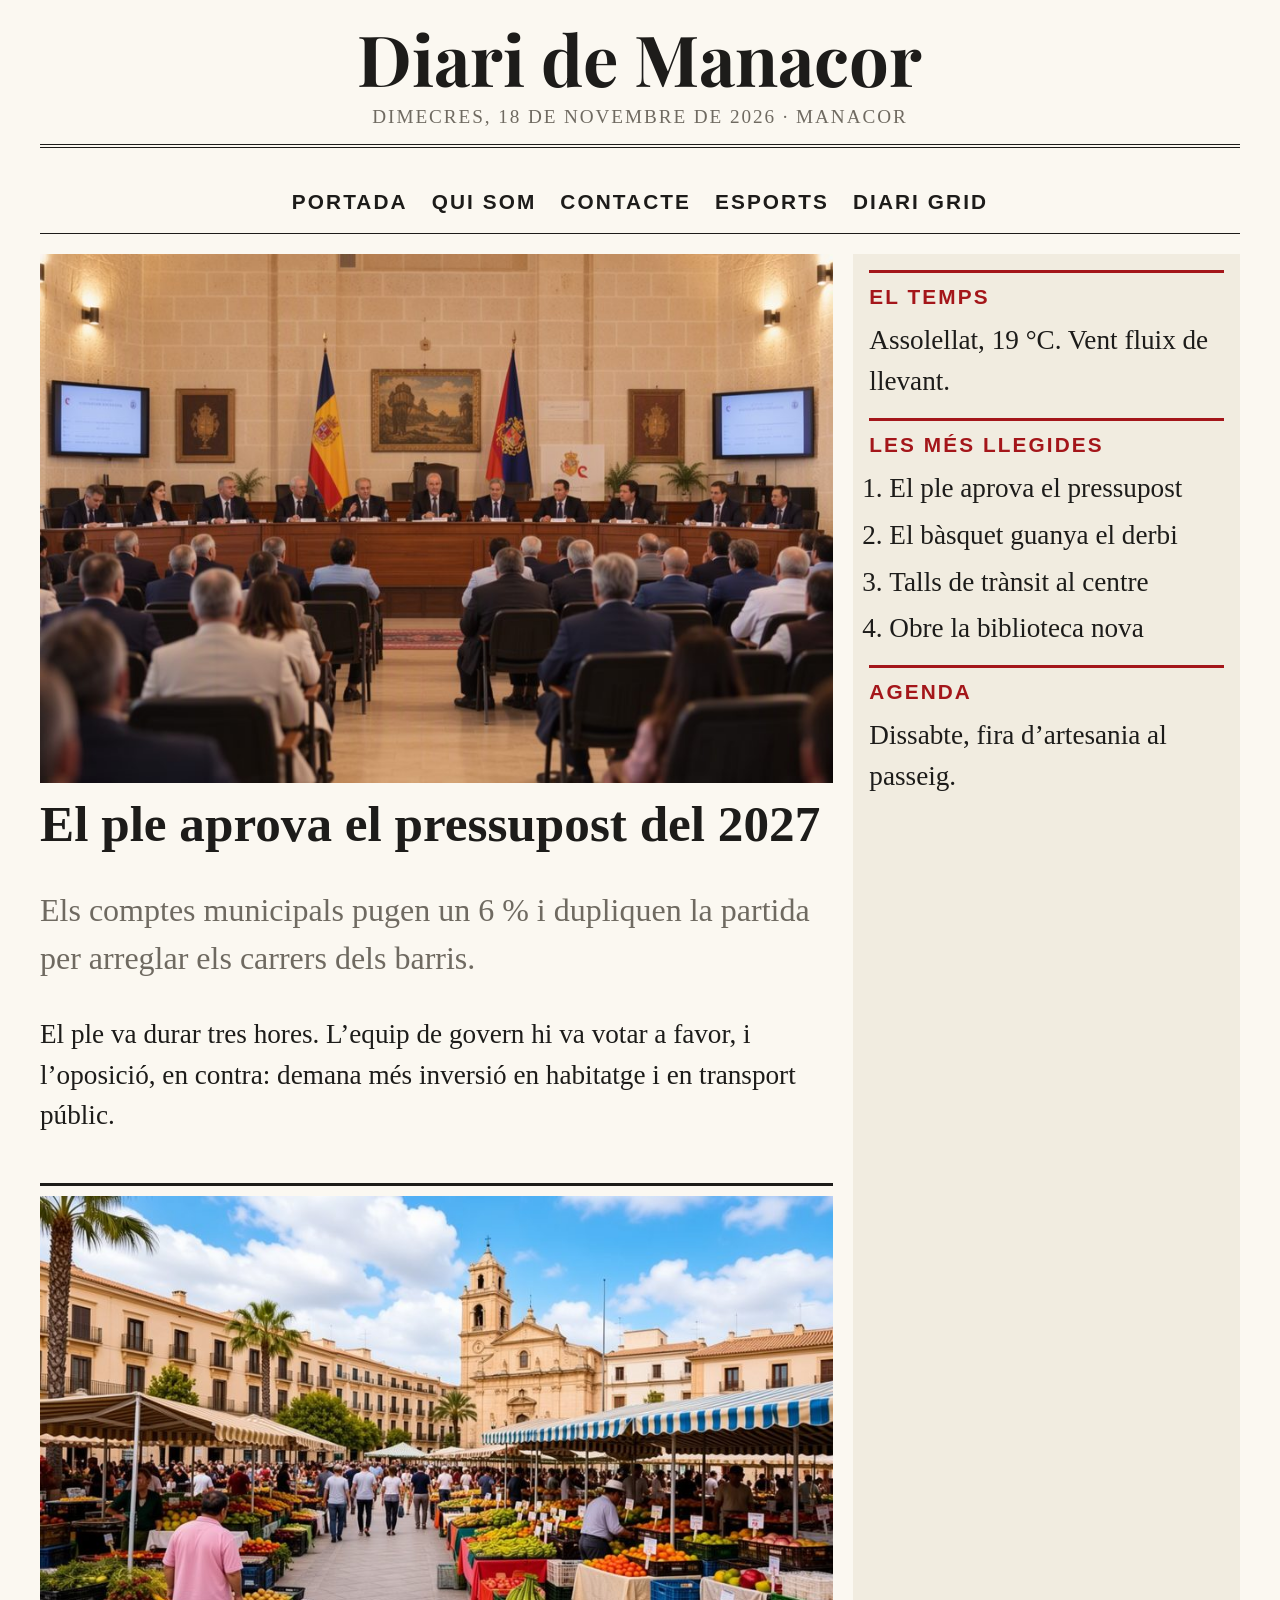
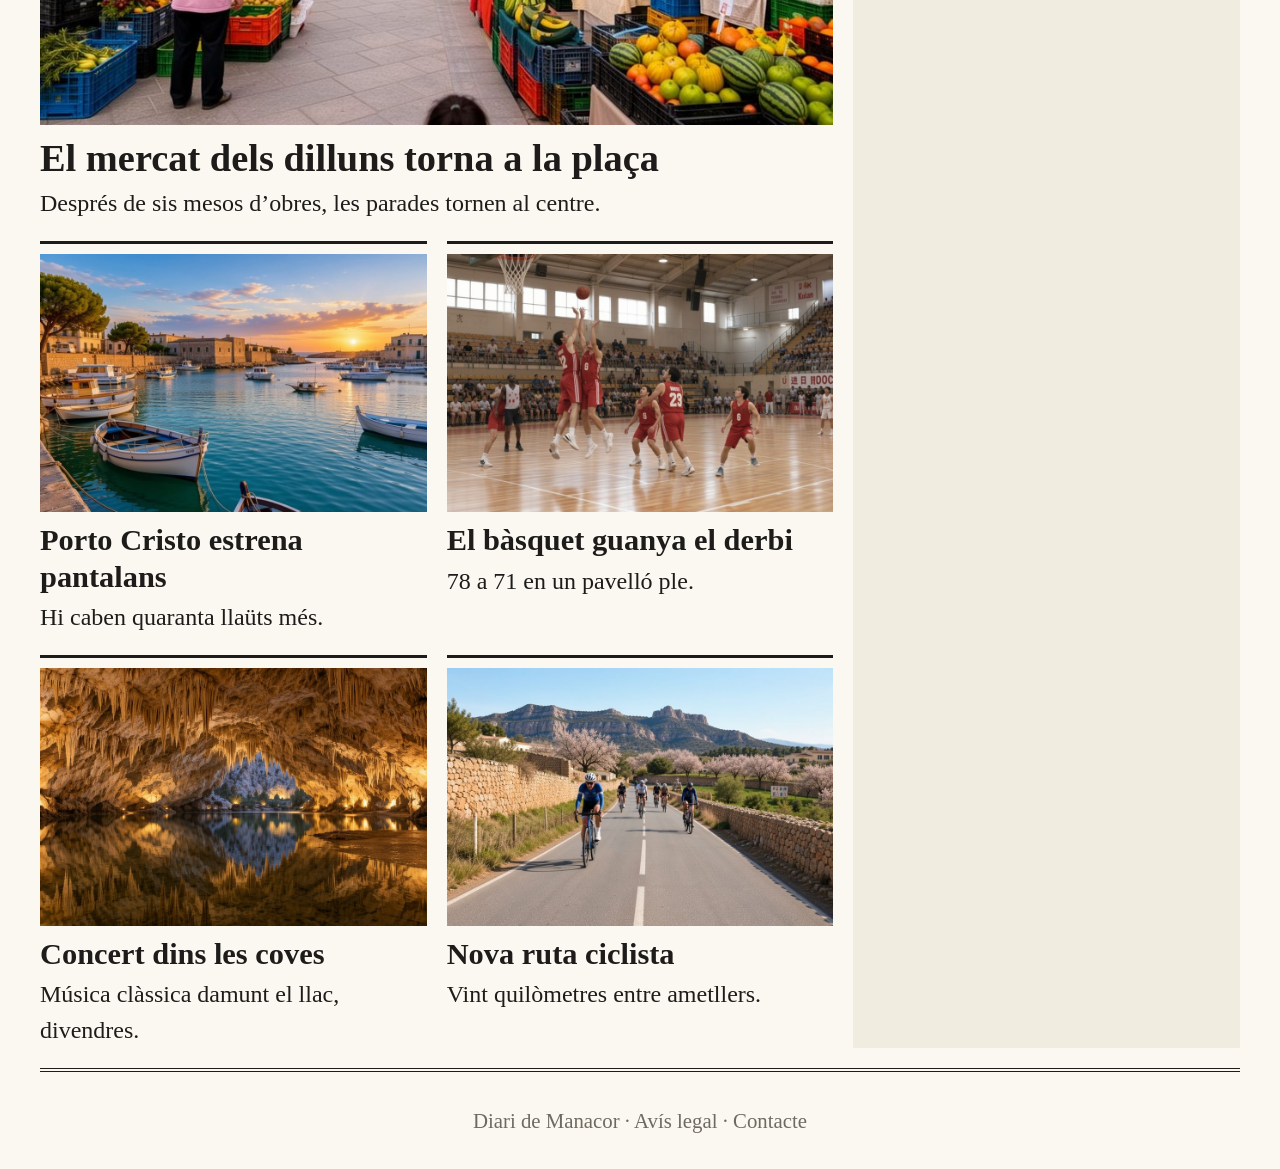
<file: portada.html>
<!DOCTYPE html>
<html lang="ca">

<head>
    <meta charset="utf-8">
    <meta name="viewport" content="width=device-width, initial-scale=1">
    <title>Diari de Manacor · Portada</title>

    <link rel="stylesheet" href="https://fonts.googleapis.com/css2?family=Playfair+Display:wght@700&display=swap">

    <link rel="stylesheet" href="css/portada.css">
</head>

<body>

    <div class="pagina">

        <header class="capcalera">
            <h1>Diari de Manacor</h1>
            <p class="data">Dimecres, 18 de novembre de 2026 · Manacor</p>
        </header>


        <nav class="menu">
            <ul>
                <li><a href="index.html">PORTADA</a></li>
                <li><a href="qui-som.html">QUI SOM</a></li>
                <li><a href="contacte.html">CONTACTE</a></li>
                <li><a href="noticies/esports.html">ESPORTS</a></li>
                <li><a href="portada.html">DIARI GRID</a></li>
            </ul>
        </nav>


        <article class="principal">
            <img src="img/ple.jpg" alt="Els regidors asseguts a la taula del ple">

            <h2>El ple aprova el pressupost del 2027</h2>

            <p class="entradeta">
                Els comptes municipals pugen un 6 % i dupliquen la partida per arreglar els carrers dels barris.
            </p>

            <p>
                El ple va durar tres hores. L’equip de govern hi va votar a favor,
                i l’oposició, en contra: demana més inversió en habitatge i en transport públic.
            </p>
        </article>

        <section class="noticies">

            <article class="noticia destacada">
                <img src="img/mercat.jpg" alt="Parades de fruita a la plaça, amb l’església al fons">
                <h3>El mercat dels dilluns torna a la plaça</h3>
                <p>Després de sis mesos d’obres, les parades tornen al centre.</p>
            </article>

            <article class="noticia">
                <img src="img/port.jpg" alt="Llaüts amarrats al port a primera hora">
                <h3>Porto Cristo estrena pantalans</h3>
                <p>Hi caben quaranta llaüts més.</p>
            </article>

            <article class="noticia">
                <img src="img/basquet.jpg" alt="Jugadors de vermell saltant per agafar la pilota">
                <h3>El bàsquet guanya el derbi</h3>
                <p>78 a 71 en un pavelló ple.</p>
            </article>

            <article class="noticia">
                <img src="img/coves.jpg" alt="Estalactites reflectides al llac d’una cova">
                <h3>Concert dins les coves</h3>
                <p>Música clàssica damunt el llac, divendres.</p>
            </article>

            <article class="noticia">
                <img src="img/bici.jpg" alt="Ciclistes per un camí entre parets seques i ametllers">
                <h3>Nova ruta ciclista</h3>
                <p>Vint quilòmetres entre ametllers.</p>
            </article>

        </section>

        <aside class="lateral">

            <h2>El temps</h2>
            <p>Assolellat, 19 °C. Vent fluix de llevant.</p>

            <h2>Les més llegides</h2>
            <ol>
                <li>El ple aprova el pressupost</li>
                <li>El bàsquet guanya el derbi</li>
                <li>Talls de trànsit al centre</li>
                <li>Obre la biblioteca nova</li>
            </ol>

            <h2>Agenda</h2>
            <p>Dissabte, fira d’artesania al passeig.</p>

        </aside>

        <footer class="peu">
            <p>Diari de Manacor · Avís legal · Contacte</p>
        </footer>

    </div>

</body>

</html>
</file>
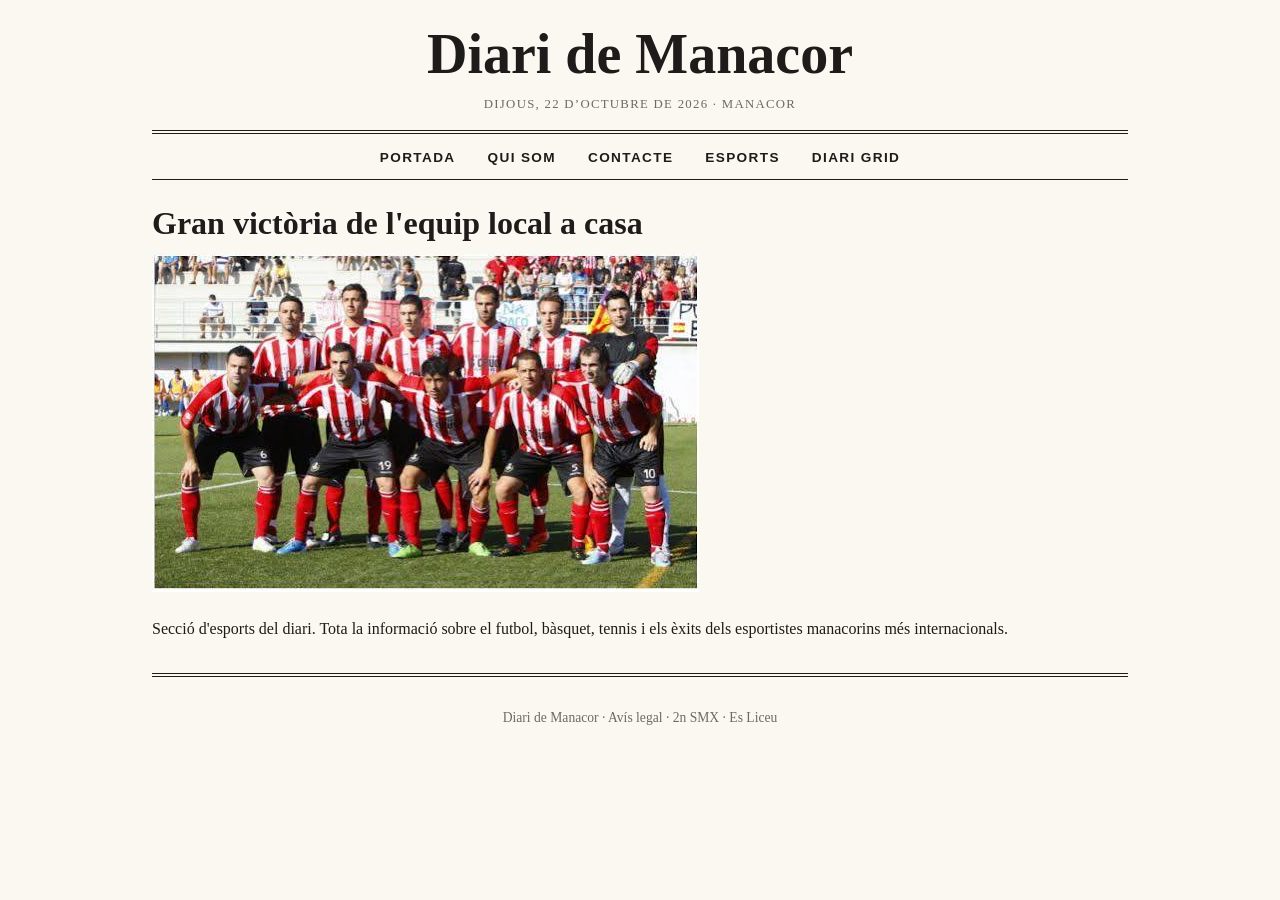
<file: noticies/esports.html>
<!DOCTYPE html>
<html lang="ca">

<head>
    <meta charset="utf-8">
    <title>Esports · Diari de Manacor</title>
    <!-- RUTA CORREGIDA: Posem ../ abans de css per carregar els estils del diari -->
    <link rel="stylesheet" href="../css/estils.css">
</head>

<body>

    <!-- Capçalera oficial del diari -->
    <header>
        <h1>Diari de Manacor</h1>
        <p class="data">Dijous, 22 d’octubre de 2026 · Manacor</p>
    </header>

    <!-- Menú de navegació horitzontal (Això pinta les línies perfectes) -->

    <nav>
        <ul>
            <li><a href="../index.html">PORTADA</a></li>
            <li><a href="../qui-som.html">QUI SOM</a></li>
            <li><a href="../contacte.html">CONTACTE</a></li>
            <li><a href="esports.html">ESPORTS</a></li>
            <li><a href="../portada.html">DIARI GRID</a></li>
        </ul>
    </nav>




    <!-- Contingut principal d'Esports -->
    <main>
        <article>
            <h2>Gran victòria de l'equip local a casa</h2>
            <img src="../img/equipo.jpg" alt="El Manacor celebra el segon gol">
            <p>Secció d'esports del diari. Tota la informació sobre el futbol, bàsquet, tennis i els èxits dels
                esportistes manacorins més internacionals.</p>
        </article>
    </main>

    <!-- Tancament elegant amb el peu de pàgina -->
    <footer>
        <p>Diari de Manacor · Avís legal · 2n SMX · Es Liceu</p>
    </footer>

</body>

</html>
</file>
<file: css/portada.css>
Salta al contingut Utilitza Correu de Es Liceu S. Coop. Edu amb lectors de pantalla 1 de 1.225 (sense assumpte) Safata d'entrada
 Es Liceu MIQUEL SASTRE RUBÍ 20:15 (fa 0 minuts) per a mi

/* Els dos trucs */
html {
    box-sizing: border-box;
    font-size: 62.5%;
}

*,
*::before,
*::after {
    box-sizing: inherit;
}

/* Els colors, en un sol lloc */
:root {
    --tinta: #1d1c1a;
    --paper: #fbf8f1;
    --gris: #6f6a61;
    --fons-lateral: #f1ece0;
    --vermell: #a4161a;
}

body {
    margin: 0;
    font-size: 1.7rem;
    line-height: 1.5;
    font-family: Georgia, 'Times New Roman', serif;
    background-color: var(--paper);
    color: var(--tinta);
}

img {
    display: block;
    width: 100%;
}

/* La capçalera */
.capcalera {
    grid-area: cap;
    text-align: center;
    padding: 20px 0 12px;
    border-bottom: 4px double var(--tinta);
}

.capcalera h1 {
    margin: 0;
    font-family: 'Playfair Display', Georgia, serif;
    font-size: 4.4rem;
    line-height: 1.1;
}

.data {
    margin: 6px 0 0;
    font-size: 1.2rem;
    color: var(--gris);
    text-transform: uppercase;
    letter-spacing: 0.1em;
}

/* El menú: Flexbox, com a la 5.3 */
.menu {
    grid-area: menu;
    border-bottom: 1px solid var(--tinta);
}

.menu ul {
    display: flex;
    flex-wrap: wrap;
    justify-content: center;
    gap: 8px 24px;
    list-style: none;
    margin: 0;
    padding: 12px 0;
}

.menu a {
    color: var(--tinta);
    text-decoration: none;
    font-family: Arial, Helvetica, sans-serif;
    font-size: 1.3rem;
    font-weight: bold;
    text-transform: uppercase;
    letter-spacing: 0.1em;
}

/* La notícia principal */
.principal {
    grid-area: principal;
}

.principal h2 {
    margin: 12px 0 8px;
    font-size: 3.2rem;
    line-height: 1.15;
}

.entradeta {
    font-size: 2rem;
    color: var(--gris);
}

/* Les notícies petites (graella interna) */
.noticies {
    grid-area: noticies;
    display: grid;
    grid-template-columns: 1fr;
    gap: 20px;
}

.noticia {
    border-top: 3px solid var(--tinta);
    padding-top: 10px;
}

.noticia h3 {
    margin: 10px 0 4px;
    font-size: 1.9rem;
    line-height: 1.2;
}

.noticia p {
    margin: 0;
    font-size: 1.5rem;
}

.destacada h3 {
    font-size: 2.4rem;
}

/* La columna lateral */
.lateral {
    grid-area: lateral;
    padding: 0 16px 16px;
    background-color: var(--fons-lateral);
}

.lateral h2 {
    margin: 16px 0 8px;
    padding-top: 8px;
    border-top: 3px solid var(--vermell);
    font-family: Arial, Helvetica, sans-serif;
    font-size: 1.3rem;
    text-transform: uppercase;
    letter-spacing: 0.1em;
    color: var(--vermell);
}

.lateral p {
    margin: 0;
}

.lateral ol {
    margin: 0;
    padding-left: 20px;
}

.lateral li {
    margin-bottom: 6px;
}

/* El peu */
.peu {
    grid-area: peu;
    border-top: 4px double var(--tinta);
    text-align: center;
    font-size: 1.3rem;
    color: var(--gris);
    padding: 12px 0;
}


.pagina {
    max-width: 1200px;
    margin: 0 auto;
    padding: 0 16px;
    display: grid;
    gap: 20px;
    grid-template-columns: 1fr;
    grid-template-areas:
        "cap"
        "menu"
        "principal"
        "noticies"
        "lateral"
        "peu";
}


@media (min-width: 768px) {
    .pagina {
        grid-template-columns: 2fr 1fr;
        grid-template-areas:
            "cap cap"
            "menu menu"
            "principal lateral"
            "noticies lateral"
            "peu peu";
    }

    .noticies {
        grid-template-columns: repeat(2, 1fr);
    }

    .destacada {
        grid-column: 1 / -1;
    }
}


@media (min-width: 1024px) {
    .pagina {
        grid-template-columns: repeat(3, 1fr);
        grid-template-areas:
            "cap cap cap"
            "menu menu menu"
            "principal principal lateral"
            "noticies noticies lateral"
            "peu peu peu";
    }
}
</file>
<file: css/estils.css>
/* 1. La caixa, per a tot */
* { box-sizing: border-box; }

/* 2. Els colors, en un sol lloc */
:root {
  --tinta: #1d1c1a;
  --paper: #fbf8f1;
  --gris: #6f6a61;
  --ratlla: #d8d3c9;
  --vermell: #a4161a;
}

/* 3. El general */
body {
  font-family: Georgia, 'Times New Roman', serif;
  line-height: 1.6;
  color: var(--tinta);
  background-color: var(--paper);
  max-width: 64rem;
  margin: 0 auto;
  padding: 0 1.5rem;
}

/* 4. Les zones */
header {
  text-align: center;
  padding: 1.5rem 0 1rem;
  border-bottom: 4px double var(--tinta);
}

header h1 {
  font-family: 'Playfair Display', Georgia, serif;
  font-size: 3.5rem;
  line-height: 1.1;
  margin: 0;
}

.data {
  font-size: 0.8rem;
  color: var(--gris);
  text-transform: uppercase;
  letter-spacing: 0.1em;
  margin: 0.5rem 0 0;
}

/* Menú */
nav {
  border-bottom: 1px solid var(--tinta);
  margin-bottom: 1.5rem;
}

nav ul {
  list-style: none;
  margin: 0;
  padding: 0.6rem 0;
  display: flex;
  justify-content: center;
  gap: 2rem;
}

nav a {
  color: var(--tinta);
  text-decoration: none;
  font-family: Arial, Helvetica, sans-serif;
  font-size: 0.85rem;
  font-weight: bold;
  text-transform: uppercase;
  letter-spacing: 0.1em;
}

/* 5. Les dues columnes */
.amb-lateral {
  display: flex;
  gap: 2rem;
}

.amb-lateral article {
  flex: 1;
}

aside {
  width: 18rem;
  border-left: 1px solid var(--ratlla);
  padding-left: 1.5rem;
}

aside h2 {
  font-family: Arial, Helvetica, sans-serif;
  font-size: 0.8rem;
  text-transform: uppercase;
  letter-spacing: 0.1em;
  color: var(--vermell);
  border-top: 3px solid var(--vermell);
  padding-top: 0.5rem;
  margin-bottom: 0.5rem;
}

/* 6. Fotos i object-fit */
figure { margin: 0 0 1rem; }

figure img {
  width: 100%;
  height: 20rem;
  object-fit: cover; /* Retalla la imatge gran perquè no es deformi */
}

figcaption {
  font-size: 0.85rem;
  font-style: italic;
  color: var(--gris);
  border-bottom: 1px solid var(--ratlla);
  padding: 0.3rem 0;
}

article h2 {
  font-size: 2rem;
  line-height: 1.2;
  margin: 1rem 0 0.75rem;
}

/* Miniatures del lateral */
.miniatura {
  width: 7rem;
  height: 7rem;
  object-fit: cover; /* Retalla les fotos petites en quadrats perfectes */
  border-radius: 4px;
  margin: 0 0.5rem 0.5rem 0;
}

/* Peu de pàgina */
footer {
  border-top: 4px double var(--tinta);
  margin-top: 2rem;
  padding: 1rem 0;
  text-align: center;
  font-size: 0.85rem;
  color: var(--gris);
}
</file>
